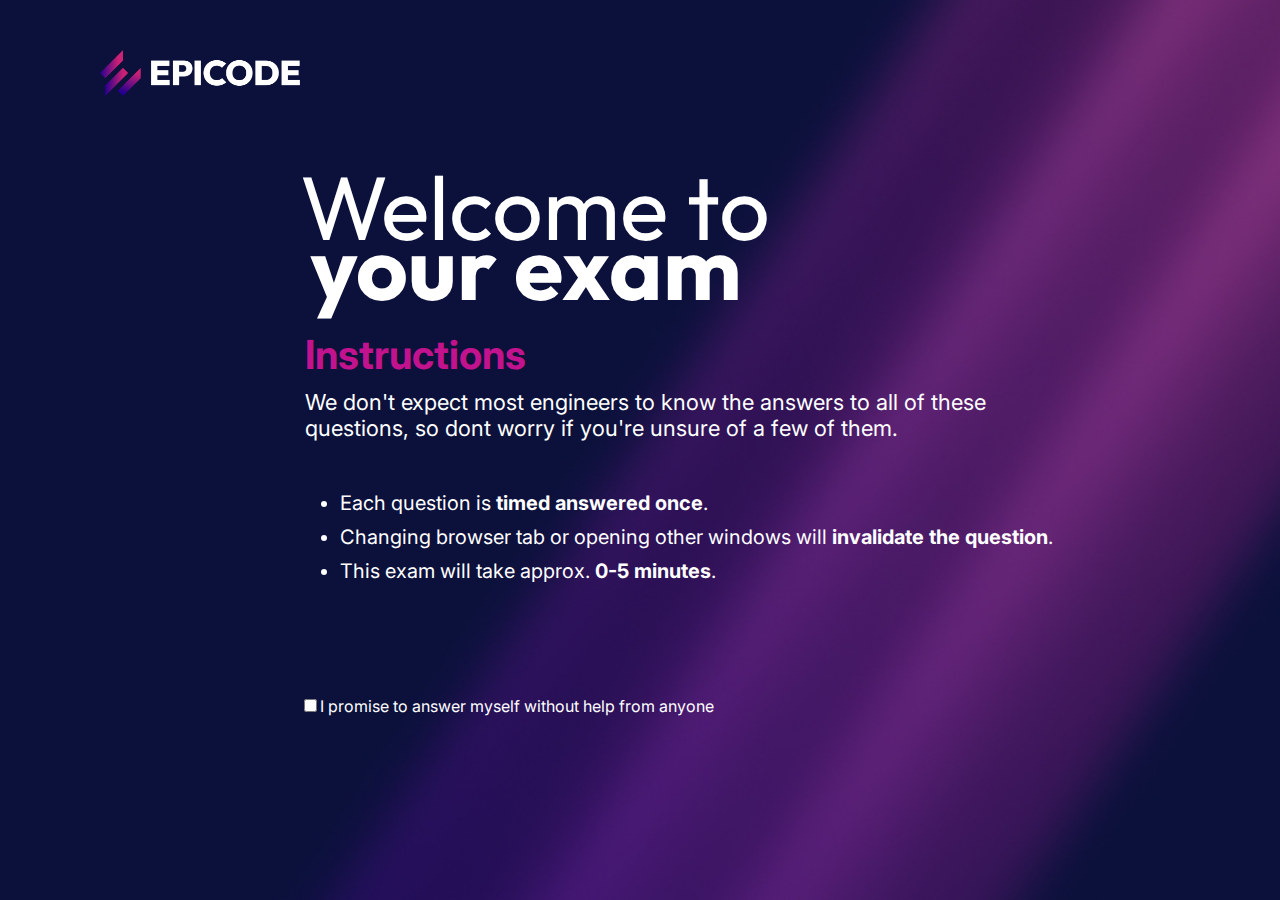
<file: index.html>
<!DOCTYPE html>   
<html lang="en">
<head>
    <meta charset="UTF-8">
    <meta http-equiv="X-UA-Compatible" content="IE=edge">
    <meta name="viewport" content="width=device-width, initial-scale=1.0">
    <link rel="stylesheet" href="style_all.css"/>
    <link rel="preconnect" href="https://fonts.googleapis.com">
<link rel="preconnect" href="https://fonts.gstatic.com" crossorigin>
<link href="https://fonts.googleapis.com/css2?family=Inter&family=Outfit&display=swap" rel="stylesheet">
    <title>Welcome</title>
</head>
<body id="welcome-body">

<div id="bg-image">
<div id="welcome-header">
<div id = "logo-container"> <img src="./assets/epicode_logo.png"></div>
<div id="welcome-text"> Welcome to</div>
    <div id="exam-text">your exam</div>
    </div>
   
 


</div>
<div id="instructions-div ">
<div id="instruction-title" >Instructions</div>  
<div id= "instruction-text"> We don't expect most engineers to know the answers to all of these<br>questions, so dont worry if you're unsure of a few of them.</div>
<div id ="list">
<ul>
    <li>Each question is <span class="bold-words">timed</span>  <span class="bold-words">answered once</span>. </li>
    <li>Changing browser tab or opening other windows will  <span class="bold-words">invalidate the question</span>.</li>
    <li>This exam will take approx.  <span class="bold-words">0-5 minutes</span>.</li>
</ul>    
</div>

<div >
    <input id="checkbox" required type="checkbox">I promise to answer myself without help from anyone </div>

    <div id="btn-container"><a href="question.html"><button id="button">PROCEED </a></button></div>

</div>
</div>
</div>


    <script src="welcome.js"></script>
</body>
</html>
</file>
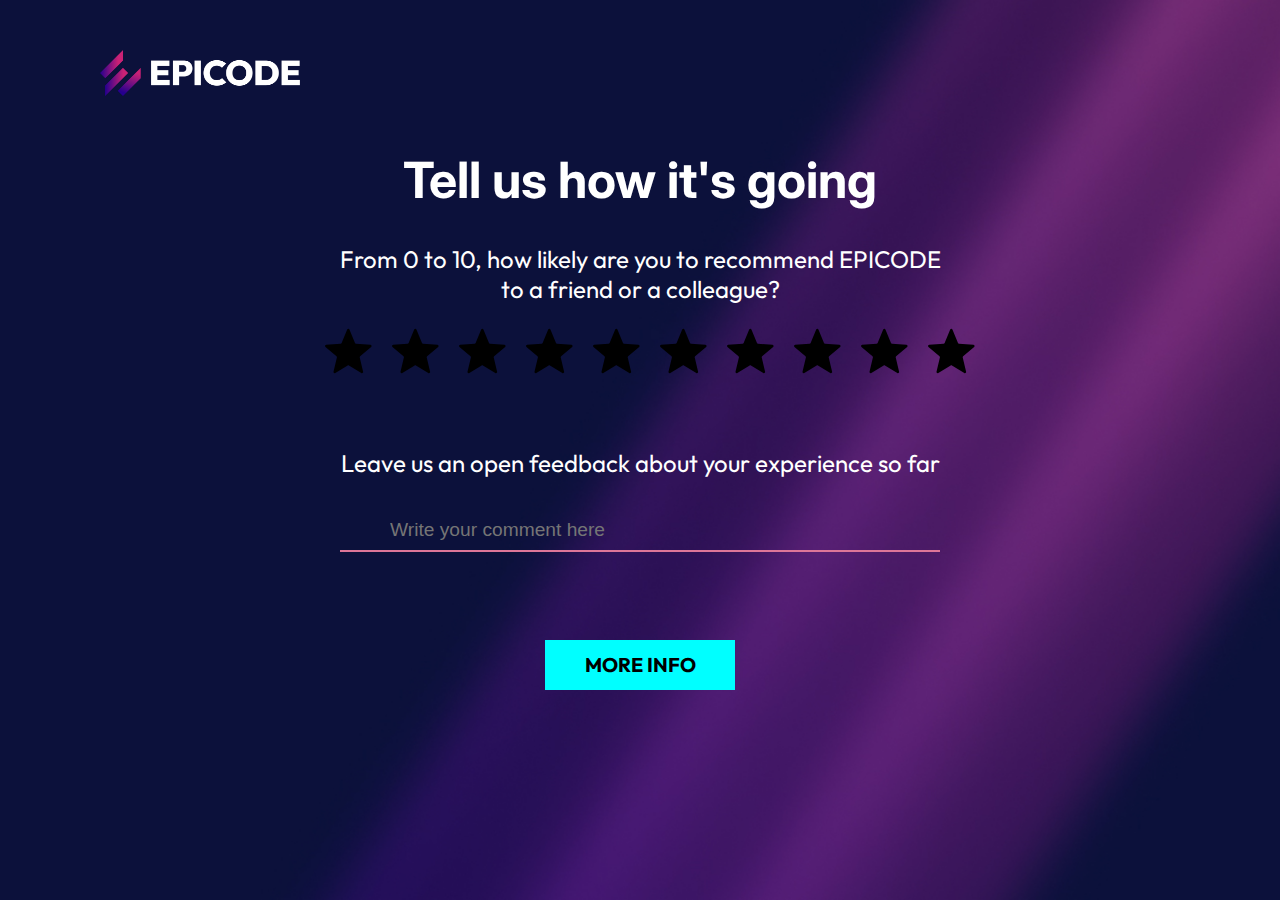
<file: feedback.html>
<!DOCTYPE html>
<html lang="en">

<head>
  <meta charset="UTF-8" />
  <meta http-equiv="X-UA-Compatible" content="IE=edge" />
  <meta name="viewport" content="width=device-width, initial-scale=1.0" />
  <link rel="stylesheet" href="./style_all.css" />
  <link rel="preconnect" href="https://fonts.googleapis.com" />
  <link rel="preconnect" href="https://fonts.gstatic.com" crossorigin />
  <link href="https://fonts.googleapis.com/css2?family=Inter&family=Outfit&display=swap" rel="stylesheet" />
  <title>Feedback</title>
</head>

<body id="feedback-body">
  <div id="logo-container">
    <img src="assets/epicode_logo.png" />
  </div>
  <div id="large-text">
    <h1>Tell us how it's going</h1>
  </div>
  <div>
    <p>
      From 0 to 10, how likely are you to recommend EPICODE<br />
      to a friend or a colleague?
    </p>
  </div>
  
    </div>
    <div class="wrapper">
      <div id="stars" class="starsContainer"></div>
      <div id="display-star-value" class="star-value"></div>
    </div>

  <div>
    <p id="feedback-p">
      Leave us an open feedback about your experience so far
    </p>
  </div>

  <div id="input-div">
    <input type="text" id="text-input" name="text" placeholder="Write your comment here " />
  </div>
  <div id="id-hr">
    <hr />
  </div>
  <div id="btn-holder"><button id="more-info">MORE INFO</button></div>
  <script src="feedback.js"></script>
</body>

</html>
</file>
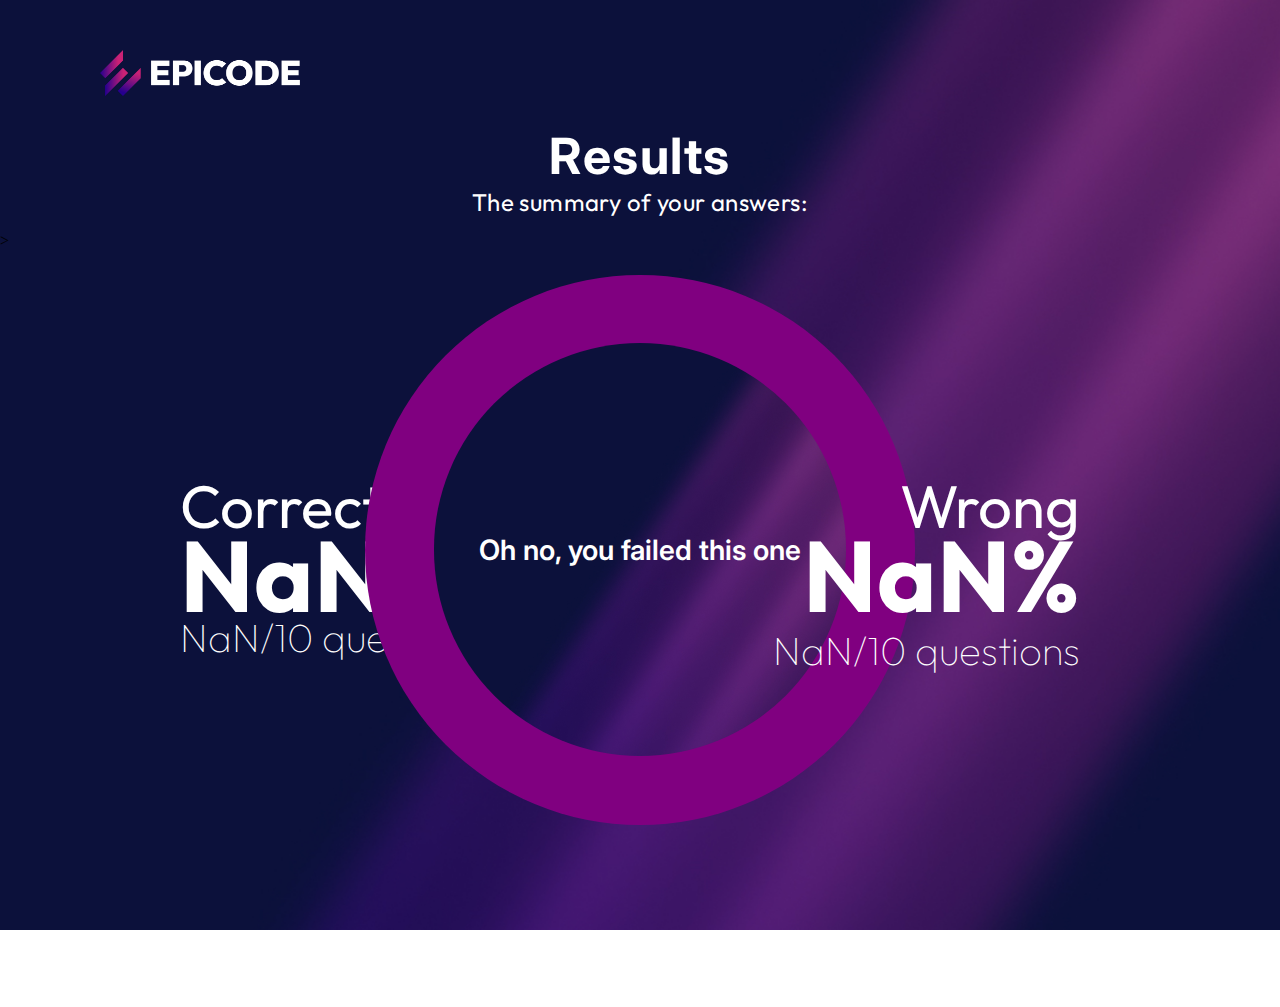
<file: result.html>
<!DOCTYPE html>
<html lang="en">
  <head>
    <meta charset="UTF-8" />
    <meta http-equiv="X-UA-Compatible" content="IE=edge" />
    <meta name="viewport" content="width=device-width, initial-scale=1.0" />
    <title>Result Page</title>
    <link rel="preconnect" href="https://fonts.googleapis.com" />
    <link rel="preconnect" href="https://fonts.gstatic.com" crossorigin />
    <link
      href="https://fonts.googleapis.com/css2?family=Inter&family=Outfit&display=swap"
      rel="stylesheet"
    />
    <link rel="stylesheet" href="./style_all.css" />
  </head>
  <div id="logo-container">
    <img src="/assets/epicode_logo.png" alt="epicode logo" />
  <body id="result-body">
    <div class="result">
      <h1>Results</h1>
      <p>The summary of your answers:</p>
    </div>
    <div class="percentage">
      <span class="answers position_correct" id="correct">Correct</span>
      <span class="answers position_correct" id="true_question">100%</span>
      <span class="answers position_correct" id="quantity_true"
        >6/10 questions</span>>
      <div class="container">
        <div class="value_container"></div>
        <div id="text_result">text</div>
      </div>
      <span class="answers position_wrong" id="wrong">Wrong</span>
      <span class="answers position_wrong" id="false_question">0%</span>
      <span class="answers position_wrong" id="quantity_false"
        >0/10 questions</span
      >
      <a href="feedback.html"
        ><input type="button" id="feedback-button" value="Rate Us"
      /></a>
    </div>
    <script src="./result.js"></script>
    <script src="./question.js"></script>
  </body>
</html>
</file>
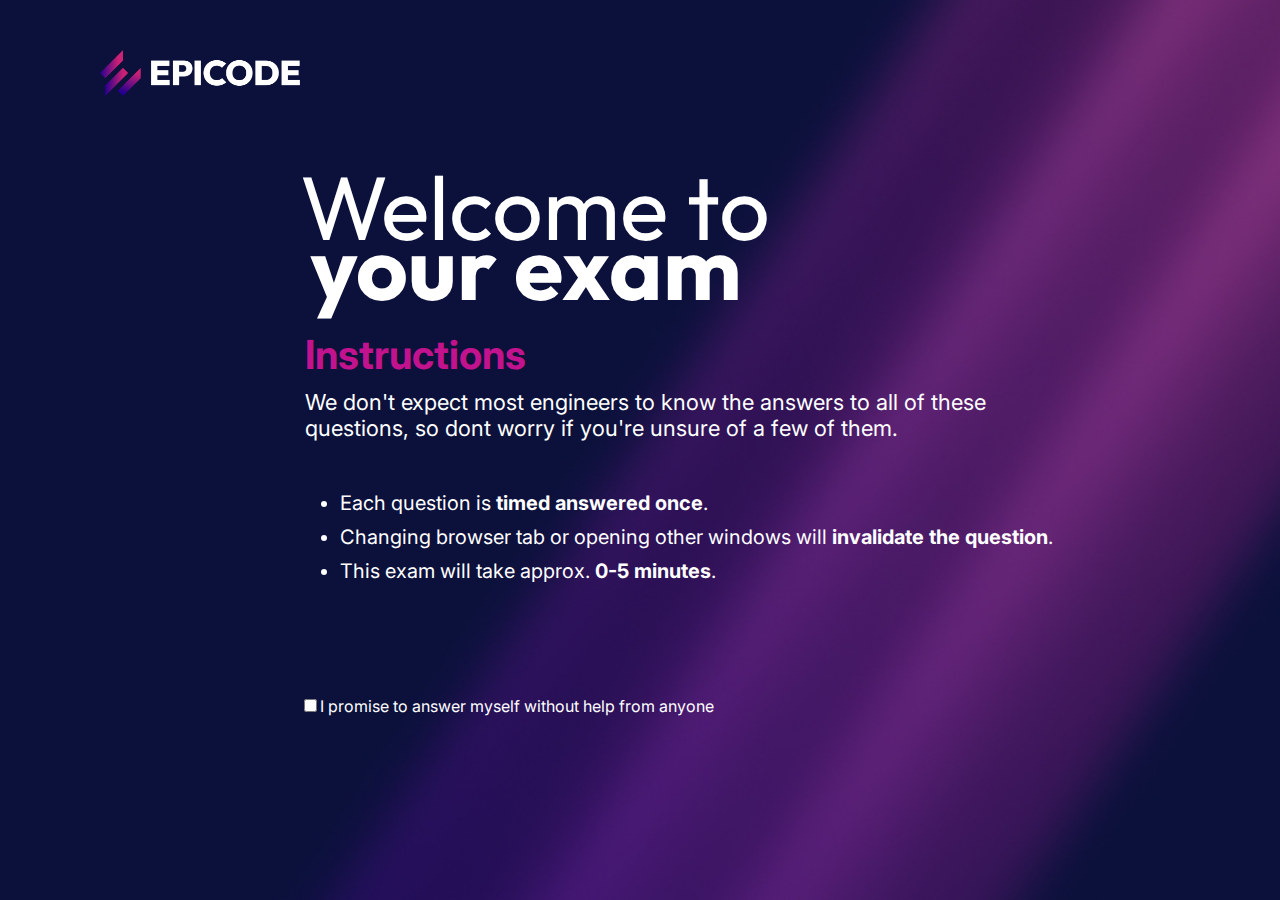
<file: welcome.html>
<!DOCTYPE html>   
<html lang="en">
<head>
    <meta charset="UTF-8">
    <meta http-equiv="X-UA-Compatible" content="IE=edge">
    <meta name="viewport" content="width=device-width, initial-scale=1.0">
    <link rel="stylesheet" href="style_all.css"/>
    <link rel="preconnect" href="https://fonts.googleapis.com">
<link rel="preconnect" href="https://fonts.gstatic.com" crossorigin>
<link href="https://fonts.googleapis.com/css2?family=Inter&family=Outfit&display=swap" rel="stylesheet">
    <title>Welcome</title>
</head>
<body id="welcome-body">

<div id="bg-image">
<div id="welcome-header">
<div id = "logo-container"> <img src="./assets/epicode_logo.png"></div>
<div id="welcome-text"> Welcome to</div>
    <div id="exam-text">your exam</div>
    </div>
   
 


</div>
<div id="instructions-div ">
<div id="instruction-title" >Instructions</div>  
<div id= "instruction-text"> We don't expect most engineers to know the answers to all of these<br>questions, so dont worry if you're unsure of a few of them.</div>
<div id ="list">
<ul>
    <li>Each question is <span class="bold-words">timed</span>  <span class="bold-words">answered once</span>. </li>
    <li>Changing browser tab or opening other windows will  <span class="bold-words">invalidate the question</span>.</li>
    <li>This exam will take approx.  <span class="bold-words">0-5 minutes</span>.</li>
</ul>    
</div>

<div >
    <input id="checkbox" required type="checkbox">I promise to answer myself without help from anyone </div>

    <div  id="btn-container"> <a href="question.html"><button id="proceed">PROCEED </button></a></div>

</div>
</div>
</div>


    <script src="welcome.js"></script>
</body>
</html>
</file>
<file: style_all.css>
#logo-container img {
  display: flex;
  position: absolute;
  top: 0;
  left: 0;
  max-width: 200px;
  margin-top: 50px;
  margin-left: 100px;
  z-index: 1;
  /* display:none; */
}

/* style welcome page */
#welcome-body {
  display: flex;
  flex-direction: column;
  justify-content: center;
  min-height: 100%;
  background-image: url("/assets/bg.jpg");
  background-repeat: no-repeat;
  background-attachment: fixed;
  background-position: center;
  background-size: cover;
  color: white;
  font-family: "Inter", sans-serif;
  margin-left: 300px;
  margin-top: 50px;
  overflow: hidden;
}

#welcome-text {
  font-family: "Outfit", sans-serif;
  font-size: 90px;
  height: 50px;
}

#exam-text {
  font-weight: bolder;
  font-family: "Outfit", sans-serif;
  font-size: 90px;
  margin-left: 10px;
  margin-top: 10px;
}

#welcome-header {
  margin-top: 100px;
  height: 100px;
  user-select: none;
}

#instruction-title {
  margin-top: 80px;
  margin-left: 5px;
  font-size: 40px;
  color: #c2128d;
  font-weight: bolder;
  margin-bottom: 10px;
}

.bold-words {
  font-weight: bolder;
}

li {
  margin-top: 10px;
  font-size: 20px;
}

#instruction-text {
  margin-left: 5px;
  margin-bottom: 50px;
  font-size: 22px;
}

#checkbox {
  margin-top: 100px;
  font-weight: bold;
  font-size: 18px;
}

#proceed {
  background-color: #00ffff;
  height: 50px;
  width: 190px;
  margin-left: 500px;
  margin-top: 0;
  color: black;
  font-family: "Outfit", sans-serif;
  font-size: 20px;
  
  font-weight: bold;
  outline: 0;
  border: none;
  cursor: pointer;
}

#proceed:hover{
box-shadow: 5px 5px 50px #00ffffc5;
  transform: scale(1.1);
}

#btn-container {
  position: relative;
  bottom: 40px;
  left: 250px;
  display: flex;
}

a {
  text-decoration: none;
  color: black;
}

/* style question page */

#question-body {
  display: flex;
  flex-direction: column;
  justify-content: center;
  min-height: 100%;
  background-image: url("/assets/bg.jpg");
  background-repeat: no-repeat;
  background-attachment: fixed;
  background-position: center;
  background-size: cover;
  overflow: hidden;
}

#question {
  /* position:relative; */
  text-align: center;
  margin-top: 150px;
  margin-left: 400px;
  margin-right: 400px;
  margin-bottom: 100px;
  font-family: "Outfit", sans-serif;
  color: white;
  font-size: 60px;
  font-weight: bold;
  user-select: none;
  word-wrap: break-word;
  z-index: -1;
}

.hidden {
  display: none;
}

.btn-grid {
  display: grid;
  grid-template-columns: repeat(2, auto);
  justify-content: center;
  gap: 40px;
}

.answer-btn {
  height: 80px;
  width: 400px;
  font-family: "Inter", sans-serif;
  font-weight: bold;
  letter-spacing: 1px;
  font-size: 16px;
  color: white;
  font-weight: bold;
  background: rgba(255, 255, 255, 0.1);
  border: 3px solid rgba(255, 255, 255, 0.5);
  border-radius: 60px;
  /* z-index: 1; */
  transition: 0.3s;
}

.answer-btn:hover {
  cursor: pointer;
  background: rgba(255, 255, 255, 0.3);
  transition: 0.3s;
}

.answer-btn:focus {
  background: linear-gradient(#d20094, #900080);
  filter: alpha(opacity=0.3);
}

#question-counter-container {
  user-select: none;
  font-size: 0.75em;
  color: white;
  letter-spacing: 3px;
  font-family: "Inter", sans-serif;
  text-align: center;
  margin: 200px;
}

#next-btn {
  position: absolute;
  background-color: #00ffff;
  left: 60%;
  height: 50px;
  width: 190px;
  margin-top: 100px;
  color: black;
  font-family: "Outfit", sans-serif;
  font-size: 25px;
  /* box-shadow: 5px 5px 30px #00ffffc5; */
  font-weight: bold;
  outline: 0;
  border: none;
  cursor: pointer;
  transition: box-shadow 0.3s;
  letter-spacing: 2px;
}

#next-btn:hover{
  box-shadow: 5px 5px 50px #00ffffc5;
    transform: scale(1.1);
  }

#other-col {
  color: #d20094;
}

#score-up {
  color: white;
}

/* style result page */

#result-body {
  margin: 0;
  padding: 0;
  display: flex;
  flex-direction: column;
  justify-content: center;
  min-height: 100%;
  background-image: url("./img/bg.jpg");
  background-repeat: no-repeat;
  background-attachment: fixed;
  background-position: center;
  background-size: cover;
}

.result {
  font-family: "Outfit", sans-serif;
  color: white;
  letter-spacing: 1.5px;
  line-height: 12px;
  font-size: 25px;
  margin-inline: auto;
  text-align: center;
}

.result > p {
  letter-spacing: 0.4px;
}

.percentage {
  position: relative;
}

.answers {
  color: white;
  font-family: "Outfit", sans-serif;
  font-size: 45px;
  position: absolute;
  top: 236px;
}

.container {
  height: 550px;
  width: 550px;
  position: relative;
  transform: translate(-50%, -50%);
  top: 300px;
  left: 50%;
  border-radius: 50%;
  display: grid;
  place-items: center;
}

.container::before {
  content: "";
  position: absolute;
  height: 75%;
  width: 75%;
  border-radius: 50%;
  background-image: url(./img/bg.jpg);
  background-repeat: no-repeat;
  background-position: center top;
  background-attachment: fixed;
  background-size: cover;
}

#feedback-button {
  background-color: transparent;
  border: 2px white solid;
  color: white;
  font-family: "Outfit", sans-serif;
  text-transform: uppercase;
  letter-spacing: 1px;
  font-weight: bold;
  padding: 15px 32px;
  text-align: center;
  text-decoration: none;
  display: inline-block;
  font-size: 20px;
  margin: 4px 2px;
  cursor: pointer;
  position: absolute;
  width: 200px;
  top: 712px;
  left: 50%;
  transform: translateX(-50%);
}

.button:hover {
  box-shadow: 0px 0px 14px 3px rgba(207, 255, 253, 1);
}

#true_question {
  top: 280px;
  font-weight: bold;
  font-size: 100px;
}

#false_question {
  top: 280px;
  font-weight: bold;
  font-size: 100px;
}

#quantity_true {
  top: 380px;
  font-weight: 100;
  font-size: 40px;
}

#quantity_false {
  top: 393px;
  font-weight: 100;
  font-size: 40px;
}

.position_correct {
  left: 180px;
}

.position_wrong {
  right: 200px;
}

#correct {
  font-size: 60px;
}

#wrong {
  font-size: 60px;
}

#text_result {
  color: white;
  width: 600px;
  font-size: 28px;
  font-weight: 600;
  font-family: "Inter", sans-serif;
  position: absolute;
  display: grid;
  place-items: center;
  text-align: center;
}

#different_color {
  color: aqua;
}

.lower_text {
  font-size: 20px;
  font-weight: 100;
}

/* style feedback page */
#feedback-body {
  justify-content: center;
  min-height: 100%;
  background-image: url("/assets/bg.jpg");
  background-repeat: no-repeat;
  background-attachment: fixed;
  background-position: center;
  background-size: cover;

  font-family: "Outfit", sans-serif;
  overflow: hidden;
}

h1 {
  font-family: "Inter", sans-serif;
  color: white;
  font-size: 50px;
  text-align: center;
  margin-top: 150px;
  font-size: bold;
}

p {
  color: white;
  text-align: center;
  font-size: 1.5rem;
}

#svg-holder {
  display: flex;
  justify-content: center;
}

#feedback-p {
  margin-top: 70px;
}

.svgs {
  margin-left: 18px;
  justify-content: center;
}

#text-input {
  width: 500px;
  color: white;
  background: transparent;
  border: none;
  font-size: 1.2em;
  border-width: 0px;
  border: none;
}

#input-div {
  text-align: center;
  margin-top: 40px;
}

input:focus,
textarea:focus,
select:focus {
  outline: none;
}

hr {
  width: 600px;
  background-color: pink;
  border: 0;
  border-top: 2px solid rgba(176, 18, 84, 0.429);
  border-top: 1px sol;
}

#hr-div {
  width: 400px;
}

#more-info {
  background-color: #00ffff;
  height: 50px;
  width: 190px;

  margin-top: 80px;
  color: black;
  font-family: "Outfit", sans-serif;
  font-size: 20px;

  font-weight: bold;
  outline: 0;
  border: none;
  cursor: pointer;
}

#more-info:hover {
  box-shadow: 5px 5px 50px #00ffffc5;
  transform: scale(1.1);
}

#btn-holder {
  text-align: center;
}

.wrapper {
  display: flex;
  flex-direction: row;
  justify-content: center;
  align-items: center;
  overflow: hidden;
}

.star-style {
  padding-left: 20px;
}
</file>
